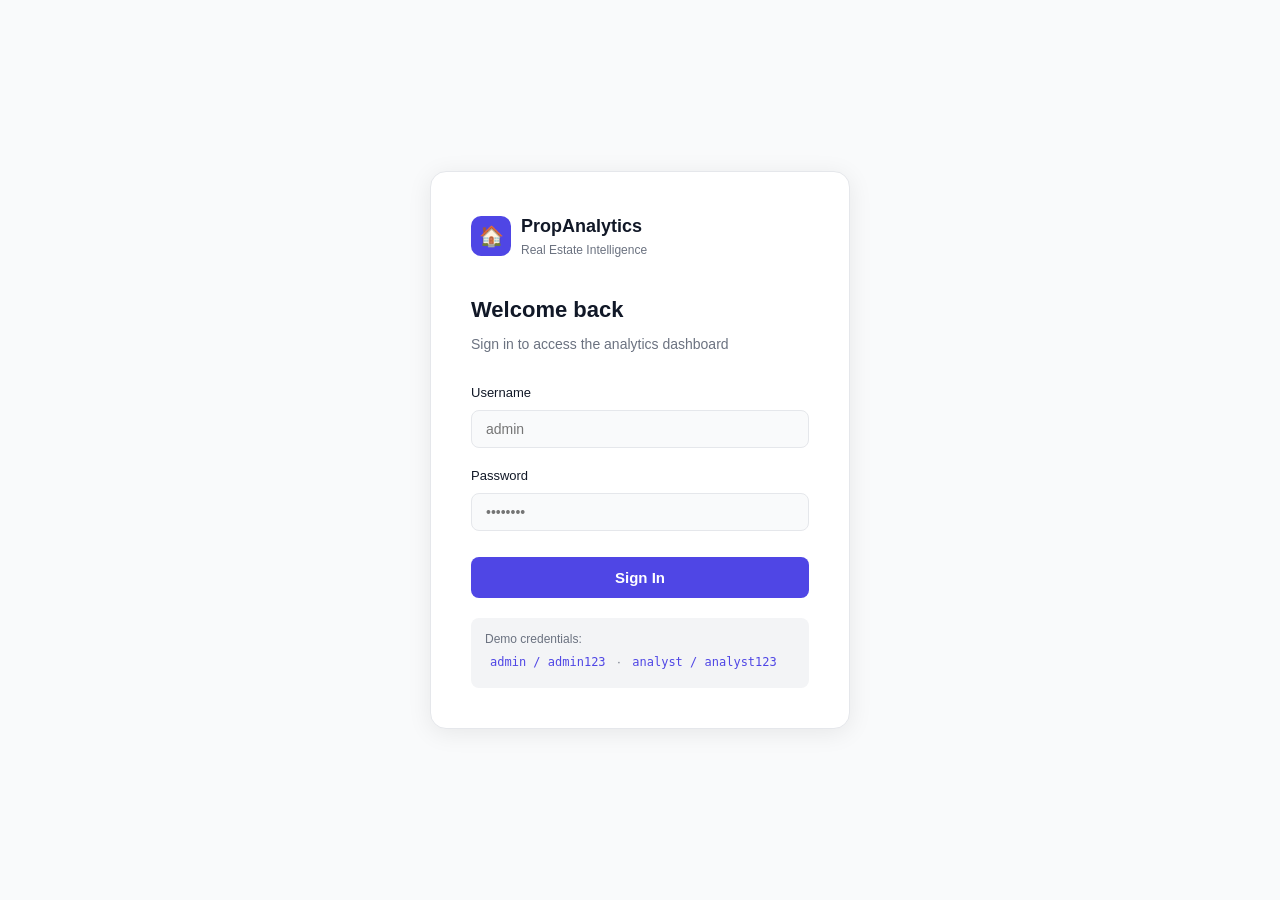
<file: frontend/admin.html>
<!DOCTYPE html>
<html lang="en">

<head>
  <meta charset="UTF-8">
  <meta name="viewport" content="width=device-width, initial-scale=1.0">
  <title>PropAnalytics — Listings</title>
  <meta name="description"
    content="Manage real estate property listings — create, update, filter, and delete listings across Indian cities.">
  <link rel="stylesheet" href="css/style.css">
</head>

<body>
  <div class="app-shell">
    <aside class="sidebar">
      <div class="sidebar-brand">
        <div class="icon">🏠</div>
        <div>
          <div class="name">PropAnalytics</div>
          <div class="sub">Real Estate Intelligence</div>
        </div>
      </div>
      <div class="nav-section">
        <div class="nav-label">Analytics</div>
        <a class="nav-item" href="index.html"><span class="icon">📊</span> Dashboard</a>
        <a class="nav-item active" href="admin.html"><span class="icon">🏘️</span> Listings</a>
        <a class="nav-item" href="agents.html"><span class="icon">👤</span> Agents</a>
        <a class="nav-item" href="transactions.html"><span class="icon">💰</span> Transactions</a>
      </div>
      <div class="sidebar-footer">
        <div class="user-avatar" id="navAvatar">A</div>
        <div>
          <div class="user-name" id="navUsername">—</div>
          <div class="user-role" id="navRole">—</div>
        </div>
        <button class="logout-btn" onclick="logout()" title="Logout">⇥</button>
      </div>
    </aside>

    <div class="main-content">
      <div class="topbar">
        <div class="topbar-title">Listings Management</div>
        <div class="topbar-right">
          <button class="btn btn-primary" onclick="openCreateModal()">+ New Listing</button>
        </div>
      </div>

      <div class="page-body">

        <!-- Filters -->
        <div class="filters-bar">
          <div class="filter-group">
            <span class="filter-label">City</span>
            <select id="fCity" onchange="applyFilters()">
              <option value="">All</option>
            </select>
          </div>
          <div class="filter-group">
            <span class="filter-label">Type</span>
            <select id="fType" onchange="applyFilters()">
              <option value="">All Types</option>
              <option>Residential Apartment</option>
              <option>Independent/Builder Floor</option>
              <option>Independent House/Villa</option>
              <option>Residential Land</option>
              <option>Studio Apartment</option>
            </select>
          </div>
          <div class="filter-group">
            <span class="filter-label">Transact</span>
            <select id="fTransact" onchange="applyFilters()">
              <option value="">All</option>
              <option value="1">Buy/Sell</option>
              <option value="2">Rent</option>
            </select>
          </div>
          <div class="filter-group">
            <span class="filter-label">BHK</span>
            <select id="fBedrooms" onchange="applyFilters()">
              <option value="">Any</option>
              <option>1</option>
              <option>2</option>
              <option>3</option>
              <option>4</option>
              <option>5</option>
            </select>
          </div>
          <div class="filter-group">
            <span class="filter-label">Min ₹</span>
            <input type="number" id="fMinPrice" placeholder="0" style="width:110px" oninput="debounceFilter()">
          </div>
          <div class="filter-group">
            <span class="filter-label">Max ₹</span>
            <input type="number" id="fMaxPrice" placeholder="∞" style="width:110px" oninput="debounceFilter()">
          </div>
          <div class="filter-group">
            <input type="text" id="fSearch" placeholder="Search name / description…" style="width:220px"
              oninput="debounceFilter()">
          </div>
          <button class="btn btn-secondary btn-sm" onclick="clearFilters()">Clear</button>
        </div>

        <!-- Table -->
        <div class="chart-card">
          <div style="display:flex;align-items:center;justify-content:space-between;margin-bottom:14px">
            <span id="resultCount" style="font-size:13px;color:var(--muted)">Loading…</span>
          </div>
          <div class="table-wrapper">
            <table>
              <thead>
                <tr>
                  <th>ID</th>
                  <th>Property</th>
                  <th>City / Locality</th>
                  <th>Type</th>
                  <th>BHK</th>
                  <th>Area sqft</th>
                  <th>Price</th>
                  <th>₹/sqft</th>
                  <th>Listed</th>
                  <th>Status</th>
                  <th>Actions</th>
                </tr>
              </thead>
              <tbody id="listingsBody">
                <tr>
                  <td colspan="11">
                    <div class="empty-state">
                      <div class="icon">⌛</div>Loading…
                    </div>
                  </td>
                </tr>
              </tbody>
            </table>
          </div>
          <div class="pagination" id="paginationRow"></div>
        </div>

      </div>
    </div>
  </div>

  <!-- Create / Edit Modal -->
  <div class="modal-overlay hidden" id="listingModal">
    <div class="modal">
      <div class="modal-title" id="modalTitle">New Listing</div>
      <div class="form-row">
        <div class="form-group-modal">
          <label>Prop ID *</label>
          <input type="text" id="mPropId" placeholder="e.g. PROP_001">
        </div>
        <div class="form-group-modal">
          <label>City *</label>
          <select id="mCity" onchange="loadModalLocalities()"></select>
        </div>
      </div>
      <div class="form-row">
        <div class="form-group-modal">
          <label>Locality</label>
          <select id="mLocality">
            <option value="">— Select —</option>
          </select>
        </div>
        <div class="form-group-modal">
          <label>Property Type</label>
          <select id="mPropType">
            <option>Residential Apartment</option>
            <option>Independent/Builder Floor</option>
            <option>Independent House/Villa</option>
            <option>Residential Land</option>
            <option>Studio Apartment</option>
          </select>
        </div>
      </div>
      <div class="form-row">
        <div class="form-group-modal">
          <label>Transaction Type</label>
          <select id="mTransact">
            <option value="1">Buy / Sell</option>
            <option value="2">Rent</option>
          </select>
        </div>
        <div class="form-group-modal">
          <label>Furnishing</label>
          <select id="mFurnish">
            <option value="1">Furnished</option>
            <option value="2">Semi-Furnished</option>
            <option value="4">Unfurnished</option>
            <option value="0">Unknown</option>
          </select>
        </div>
      </div>
      <div class="form-row">
        <div class="form-group-modal">
          <label>Bedrooms</label>
          <input type="number" id="mBedrooms" min="0" max="10" value="2">
        </div>
        <div class="form-group-modal">
          <label>Bathrooms</label>
          <input type="number" id="mBathrooms" min="0" max="10" value="2">
        </div>
      </div>
      <div class="form-row">
        <div class="form-group-modal">
          <label>Min Area (sqft)</label>
          <input type="number" id="mMinArea" min="0" placeholder="800">
        </div>
        <div class="form-group-modal">
          <label>Max Area (sqft)</label>
          <input type="number" id="mMaxArea" min="0" placeholder="1200">
        </div>
      </div>
      <div class="form-row">
        <div class="form-group-modal">
          <label>Price (₹) *</label>
          <input type="number" id="mPrice" min="0" placeholder="5000000">
        </div>
        <div class="form-group-modal">
          <label>Price / sqft (₹)</label>
          <input type="number" id="mPriceSqft" min="0" placeholder="5000">
        </div>
      </div>
      <div class="form-row">
        <div class="form-group-modal">
          <label>Register Date</label>
          <input type="date" id="mRegDate">
        </div>
        <div class="form-group-modal">
          <label>Verified</label>
          <select id="mVerified">
            <option value="false">No</option>
            <option value="true">Yes</option>
          </select>
        </div>
      </div>
      <div class="form-group-modal" style="margin-bottom:14px">
        <label>Property Name</label>
        <input type="text" id="mPropName" placeholder="e.g. Prestige Lake View">
      </div>
      <div class="form-group-modal" style="margin-bottom:14px">
        <label>Description</label>
        <textarea id="mDesc" placeholder="Brief description…"></textarea>
      </div>
      <div id="modalError" style="display:none;color:var(--red);font-size:13px;margin-bottom:10px"></div>
      <div class="modal-actions">
        <button class="btn btn-secondary" onclick="closeModal()">Cancel</button>
        <button class="btn btn-primary" onclick="submitListing()" id="modalSubmitBtn">Save Listing</button>
      </div>
    </div>
  </div>

  <script src="js/api.js"></script>
  <script>
    let currentPage = 1;
    let editingId = null;
    let debounceTimer = null;
    let citiesData = [];

    async function init() {
      if (!requireAuth()) return;
      const user = await API.me().catch(() => null);
      if (user) {
        document.getElementById('navUsername').textContent = user.username;
        document.getElementById('navRole').textContent = user.role;
        document.getElementById('navAvatar').textContent = user.username[0].toUpperCase();
      }
      citiesData = await API.getCities().catch(() => []);
      const fCity = document.getElementById('fCity');
      const mCity = document.getElementById('mCity');
      citiesData.forEach(c => {
        fCity.innerHTML += `<option value="${c.city_id}">${c.city_name}</option>`;
        mCity.innerHTML += `<option value="${c.city_id}" data-name="${c.city_name}">${c.city_name}</option>`;
      });
      loadListings();
    }

    function debounceFilter() {
      clearTimeout(debounceTimer);
      debounceTimer = setTimeout(applyFilters, 400);
    }
    function applyFilters() { currentPage = 1; loadListings(); }
    function clearFilters() {
      ['fCity', 'fType', 'fTransact', 'fBedrooms'].forEach(id => document.getElementById(id).value = '');
      ['fMinPrice', 'fMaxPrice', 'fSearch'].forEach(id => document.getElementById(id).value = '');
      applyFilters();
    }

    async function loadListings() {
      const params = {
        page: currentPage, size: 15,
        city_id: document.getElementById('fCity').value || undefined,
        property_type: document.getElementById('fType').value || undefined,
        transact_type: document.getElementById('fTransact').value || undefined,
        bedroom_num: document.getElementById('fBedrooms').value || undefined,
        min_price: document.getElementById('fMinPrice').value || undefined,
        max_price: document.getElementById('fMaxPrice').value || undefined,
        search: document.getElementById('fSearch').value || undefined,
      };
      Object.keys(params).forEach(k => params[k] === undefined && delete params[k]);

      const tbody = document.getElementById('listingsBody');
      tbody.innerHTML = '<tr><td colspan="11"><div class="empty-state">Loading…</div></td></tr>';

      const res = await API.getListings(params).catch(e => { alert(e.message); return null; });
      if (!res) return;

      document.getElementById('resultCount').textContent =
        `${res.total.toLocaleString()} listings found (page ${res.page} of ${res.pages || 1})`;

      if (!res.items.length) {
        tbody.innerHTML = '<tr><td colspan="11"><div class="empty-state"><div class="icon">🔍</div>No listings match your filters.</div></td></tr>';
        renderPagination(res);
        return;
      }

      tbody.innerHTML = res.items.map(l => `
    <tr>
      <td><code>${l.listing_id}</code></td>
      <td style="max-width:200px">
        <div style="font-weight:500;overflow:hidden;text-overflow:ellipsis;white-space:nowrap">${l.prop_name || l.prop_id}</div>
        <div style="font-size:11px;color:var(--muted)">${l.prop_id}</div>
      </td>
      <td>
        <div style="font-weight:500">${l.city_name || '—'}</div>
        <div style="font-size:11px;color:var(--muted)">${l.locality_name || '—'}</div>
      </td>
      <td style="font-size:12px">${l.property_type || '—'}</td>
      <td>${l.bedroom_num != null ? l.bedroom_num + ' BHK' : '—'}</td>
      <td>${l.min_area_sqft ? Fmt.number(l.min_area_sqft, 0) : '—'}</td>
      <td style="font-weight:600">${Fmt.price(l.price_inr)}</td>
      <td style="font-size:12px">${l.price_sqft ? '₹' + Fmt.number(l.price_sqft, 0) : '—'}</td>
      <td style="font-size:12px">${Fmt.date(l.register_date)}</td>
      <td>
        <span class="badge ${l.transact_type === 2 ? 'tag-rent' : 'tag-sale'}">
          ${Fmt.transact(l.transact_type)}
        </span>
      </td>
      <td>
        <button class="btn btn-secondary btn-sm" onclick="openEditModal(${l.listing_id})">Edit</button>
        <button class="btn btn-danger btn-sm" onclick="confirmDelete(${l.listing_id}, '${l.prop_id}')">Del</button>
      </td>
    </tr>
  `).join('');

      renderPagination(res);
    }

    function renderPagination(res) {
      const row = document.getElementById('paginationRow');
      if (res.pages <= 1) { row.innerHTML = ''; return; }
      let html = `<button onclick="goPage(${currentPage - 1})" ${currentPage <= 1 ? 'disabled' : ''}>‹</button>`;
      const start = Math.max(1, currentPage - 2);
      const end = Math.min(res.pages, currentPage + 2);
      for (let p = start; p <= end; p++) {
        html += `<button class="${p === currentPage ? 'active' : ''}" onclick="goPage(${p})">${p}</button>`;
      }
      html += `<button onclick="goPage(${currentPage + 1})" ${currentPage >= res.pages ? 'disabled' : ''}>›</button>`;
      html += `<span class="pagination-info">${res.total.toLocaleString()} total</span>`;
      row.innerHTML = html;
    }
    function goPage(p) { currentPage = p; loadListings(); }

    // ── Modal ─────────────────────────────────────────────────────────────────────
    async function loadModalLocalities() {
      const cityId = document.getElementById('mCity').value;
      const sel = document.getElementById('mLocality');
      sel.innerHTML = '<option value="">— Select —</option>';
      if (!cityId) return;
      const locs = await API.getLocalities(cityId).catch(() => []);
      locs.forEach(l => {
        sel.innerHTML += `<option value="${l.locality_id}">${l.locality_name}</option>`;
      });
    }

    function openCreateModal() {
      editingId = null;
      document.getElementById('modalTitle').textContent = 'New Listing';
      document.getElementById('mPropId').value = '';
      document.getElementById('mPropId').disabled = false;
      ['mPropName', 'mDesc', 'mMinArea', 'mMaxArea', 'mPrice', 'mPriceSqft', 'mRegDate'].forEach(id =>
        document.getElementById(id).value = '');
      document.getElementById('mBedrooms').value = '2';
      document.getElementById('mBathrooms').value = '2';
      document.getElementById('mTransact').value = '1';
      document.getElementById('mFurnish').value = '4';
      document.getElementById('mVerified').value = 'false';
      document.getElementById('modalError').style.display = 'none';
      document.getElementById('listingModal').classList.remove('hidden');
    }

    async function openEditModal(id) {
      editingId = id;
      document.getElementById('modalTitle').textContent = 'Edit Listing #' + id;
      const l = await API.getListing(id).catch(e => { alert(e.message); return null; });
      if (!l) return;
      document.getElementById('mPropId').value = l.prop_id;
      document.getElementById('mPropId').disabled = true;
      document.getElementById('mPropName').value = l.prop_name || '';
      document.getElementById('mDesc').value = l.description || '';
      document.getElementById('mTransact').value = l.transact_type || 1;
      document.getElementById('mFurnish').value = l.furnish_id || 0;
      document.getElementById('mBedrooms').value = l.bedroom_num || '';
      document.getElementById('mBathrooms').value = l.bathroom_num || '';
      document.getElementById('mMinArea').value = l.min_area_sqft || '';
      document.getElementById('mMaxArea').value = l.max_area_sqft || '';
      document.getElementById('mPrice').value = l.price_inr || '';
      document.getElementById('mPriceSqft').value = l.price_sqft || '';
      document.getElementById('mRegDate').value = l.register_date || '';
      document.getElementById('mVerified').value = l.verified ? 'true' : 'false';
      // Set city
      const mCity = document.getElementById('mCity');
      for (let opt of mCity.options) if (parseInt(opt.value) === l.city_id) { opt.selected = true; break; }
      await loadModalLocalities();
      const mLoc = document.getElementById('mLocality');
      for (let opt of mLoc.options) if (parseInt(opt.value) === l.locality_id) { opt.selected = true; break; }
      document.getElementById('modalError').style.display = 'none';
      document.getElementById('listingModal').classList.remove('hidden');
    }

    function closeModal() {
      document.getElementById('listingModal').classList.add('hidden');
      editingId = null;
    }

    async function submitListing() {
      const errEl = document.getElementById('modalError');
      errEl.style.display = 'none';
      const btn = document.getElementById('modalSubmitBtn');
      btn.disabled = true; btn.textContent = 'Saving…';

      const payload = {
        property_type: document.getElementById('mPropType').value,
        transact_type: parseInt(document.getElementById('mTransact').value),
        furnish_id: parseInt(document.getElementById('mFurnish').value),
        bedroom_num: parseInt(document.getElementById('mBedrooms').value) || null,
        bathroom_num: parseInt(document.getElementById('mBathrooms').value) || null,
        min_area_sqft: parseFloat(document.getElementById('mMinArea').value) || null,
        max_area_sqft: parseFloat(document.getElementById('mMaxArea').value) || null,
        price_inr: parseFloat(document.getElementById('mPrice').value),
        price_sqft: parseFloat(document.getElementById('mPriceSqft').value) || null,
        prop_name: document.getElementById('mPropName').value || null,
        description: document.getElementById('mDesc').value || null,
        register_date: document.getElementById('mRegDate').value || null,
        verified: document.getElementById('mVerified').value === 'true',
        city_id: parseInt(document.getElementById('mCity').value),
        locality_id: parseInt(document.getElementById('mLocality').value) || null,
      };

      if (!payload.city_id) { showErr('City is required.'); btn.disabled = false; btn.textContent = 'Save Listing'; return; }
      if (!payload.price_inr) { showErr('Price is required.'); btn.disabled = false; btn.textContent = 'Save Listing'; return; }

      try {
        if (editingId) {
          await API.updateListing(editingId, payload);
        } else {
          payload.prop_id = document.getElementById('mPropId').value.trim();
          if (!payload.prop_id) { showErr('Prop ID is required.'); btn.disabled = false; btn.textContent = 'Save Listing'; return; }
          await API.createListing(payload);
        }
        closeModal();
        loadListings();
      } catch (e) {
        showErr(e.message);
      }
      btn.disabled = false; btn.textContent = 'Save Listing';
    }

    function showErr(msg) {
      const el = document.getElementById('modalError');
      el.textContent = msg; el.style.display = 'block';
    }

    async function confirmDelete(id, propId) {
      if (!confirm(`Delete listing "${propId}" (ID ${id})?\nThis will mark it as inactive.`)) return;
      await API.deleteListing(id).catch(e => alert(e.message));
      loadListings();
    }

    function logout() { localStorage.removeItem('re_token'); window.location.href = 'login.html'; }
    window.addEventListener('DOMContentLoaded', init);
  </script>
</body>

</html>
</file>
<file: frontend/css/style.css>
/* ──────────────────────────────────────────────
   PropAnalytics — Global Design System
   ────────────────────────────────────────────── */

:root {
  --accent:   #4F46E5;
  --accent2:  #7C3AED;
  --green:    #059669;
  --red:      #DC2626;
  --amber:    #D97706;
  --blue:     #2563EB;

  --bg:       #F9FAFB;
  --surface:  #FFFFFF;
  --surface2: #F3F4F6;
  --border:   #E5E7EB;
  --border2:  #D1D5DB;
  --text:     #111827;
  --muted:    #6B7280;
  --muted2:   #9CA3AF;

  --radius:   10px;
  --shadow:   0 1px 4px rgba(0,0,0,0.06);
  --shadow-md:0 4px 16px rgba(0,0,0,0.08);
}

@media (prefers-color-scheme: dark) {
  :root {
    --bg:      #0F172A;
    --surface: #1E293B;
    --surface2:#263348;
    --border:  #334155;
    --border2: #475569;
    --text:    #F1F5F9;
    --muted:   #94A3B8;
    --muted2:  #64748B;
  }
}

*, *::before, *::after { box-sizing: border-box; margin: 0; padding: 0; }

body {
  font-family: -apple-system, BlinkMacSystemFont, 'Segoe UI', Roboto, sans-serif;
  background: var(--bg);
  color: var(--text);
  font-size: 14px;
  line-height: 1.6;
}

/* ── Layout ── */
.app-shell { display: flex; min-height: 100vh; }

.sidebar {
  width: 220px; flex-shrink: 0;
  background: var(--surface);
  border-right: 1px solid var(--border);
  display: flex; flex-direction: column;
  padding: 0; position: sticky; top: 0; height: 100vh;
}

.sidebar-brand {
  display: flex; align-items: center; gap: 10px;
  padding: 20px 18px; border-bottom: 1px solid var(--border);
}
.sidebar-brand .icon {
  width: 34px; height: 34px; background: var(--accent);
  border-radius: 8px; display: flex; align-items: center;
  justify-content: center; color: #fff; font-size: 16px; flex-shrink: 0;
}
.sidebar-brand .name  { font-size: 15px; font-weight: 600; color: var(--text); }
.sidebar-brand .sub   { font-size: 11px; color: var(--muted); }

.nav-section { padding: 12px 10px 6px; }
.nav-label { font-size: 10px; font-weight: 600; text-transform: uppercase;
  letter-spacing: .08em; color: var(--muted2); padding: 0 8px 6px; }
.nav-item {
  display: flex; align-items: center; gap: 8px;
  padding: 8px 10px; border-radius: 8px; cursor: pointer;
  color: var(--muted); font-size: 13px; font-weight: 500;
  text-decoration: none; transition: all .15s;
}
.nav-item:hover { background: var(--surface2); color: var(--text); }
.nav-item.active { background: #EEF2FF; color: var(--accent); }
@media (prefers-color-scheme: dark) {
  .nav-item.active { background: #1e2a4a; color: #818CF8; }
}
.nav-item .icon { font-size: 16px; width: 20px; text-align: center; }

.sidebar-footer {
  margin-top: auto; padding: 14px 18px;
  border-top: 1px solid var(--border);
  display: flex; align-items: center; gap: 10px;
}
.user-avatar {
  width: 32px; height: 32px; border-radius: 50%;
  background: var(--accent); color: #fff;
  display: flex; align-items: center; justify-content: center;
  font-size: 13px; font-weight: 600; flex-shrink: 0;
}
.user-name  { font-size: 13px; font-weight: 500; color: var(--text); }
.user-role  { font-size: 11px; color: var(--muted); }
.logout-btn {
  margin-left: auto; background: none; border: none; cursor: pointer;
  color: var(--muted); font-size: 16px; padding: 4px;
}
.logout-btn:hover { color: var(--red); }

.main-content { flex: 1; overflow-x: hidden; }

.topbar {
  background: var(--surface); border-bottom: 1px solid var(--border);
  padding: 16px 28px; display: flex; align-items: center; justify-content: space-between;
  position: sticky; top: 0; z-index: 10;
}
.topbar-title  { font-size: 18px; font-weight: 600; color: var(--text); }
.topbar-right  { display: flex; align-items: center; gap: 12px; }

.page-body { padding: 24px 28px; }

/* ── KPI Cards ── */
.kpi-grid { display: grid; grid-template-columns: repeat(4, 1fr); gap: 16px; margin-bottom: 24px; }
@media (max-width: 1100px) { .kpi-grid { grid-template-columns: repeat(2, 1fr); } }

.kpi-card {
  background: var(--surface); border: 1px solid var(--border);
  border-radius: var(--radius); padding: 18px 20px;
}
.kpi-label   { font-size: 12px; color: var(--muted); font-weight: 500; margin-bottom: 6px; }
.kpi-value   { font-size: 26px; font-weight: 700; color: var(--text); line-height: 1; }
.kpi-sub     { font-size: 12px; color: var(--muted); margin-top: 4px; }
.kpi-badge   { display: inline-block; font-size: 11px; font-weight: 500; padding: 2px 7px;
  border-radius: 12px; margin-top: 6px; }
.badge-green { background:#D1FAE5; color:#065F46; }
.badge-blue  { background:#DBEAFE; color:#1E40AF; }
.badge-purple{ background:#EDE9FE; color:#5B21B6; }
.badge-amber { background:#FEF3C7; color:#92400E; }
@media (prefers-color-scheme: dark) {
  .badge-green  { background:#064E3B; color:#6EE7B7; }
  .badge-blue   { background:#1E3A8A; color:#93C5FD; }
  .badge-purple { background:#3B0764; color:#C4B5FD; }
  .badge-amber  { background:#78350F; color:#FCD34D; }
}

/* ── Chart Grid ── */
.chart-grid-2 { display: grid; grid-template-columns: 1fr 1fr; gap: 18px; margin-bottom: 18px; }
.chart-grid-3 { display: grid; grid-template-columns: 2fr 1fr; gap: 18px; margin-bottom: 18px; }
@media (max-width: 1000px) {
  .chart-grid-2, .chart-grid-3 { grid-template-columns: 1fr; }
}

.chart-card {
  background: var(--surface); border: 1px solid var(--border);
  border-radius: var(--radius); padding: 20px;
}
.chart-card.full { grid-column: 1 / -1; }
.chart-header    { display: flex; align-items: flex-start; justify-content: space-between; margin-bottom: 16px; }
.chart-title     { font-size: 14px; font-weight: 600; color: var(--text); }
.chart-sub       { font-size: 12px; color: var(--muted); margin-top: 2px; }

/* ── Filters Bar ── */
.filters-bar {
  background: var(--surface); border: 1px solid var(--border);
  border-radius: var(--radius); padding: 14px 18px;
  display: flex; align-items: center; flex-wrap: wrap; gap: 12px;
  margin-bottom: 20px;
}
.filter-group { display: flex; align-items: center; gap: 8px; }
.filter-label { font-size: 12px; color: var(--muted); font-weight: 500; }

select, input[type=date], input[type=text], input[type=number] {
  padding: 7px 10px; border: 1.5px solid var(--border);
  border-radius: 7px; font-size: 13px; background: var(--bg);
  color: var(--text); cursor: pointer; transition: border-color .15s;
}
select:focus, input:focus { outline: none; border-color: var(--accent); }

.btn {
  padding: 7px 14px; border-radius: 7px; font-size: 13px;
  font-weight: 500; cursor: pointer; border: none; transition: all .15s;
}
.btn-primary  { background: var(--accent); color: #fff; }
.btn-primary:hover  { opacity: .9; }
.btn-secondary{ background: var(--surface2); color: var(--text); border: 1px solid var(--border); }
.btn-secondary:hover{ background: var(--border); }
.btn-danger   { background: #FEE2E2; color: var(--red); border: 1px solid #FECACA; }
.btn-danger:hover { background: #FECACA; }
.btn-sm       { padding: 4px 10px; font-size: 12px; }
.btn-icon     { padding: 6px; }

/* Refresh indicator */
.refresh-row { display: flex; align-items: center; gap: 10px; }
.last-updated { font-size: 12px; color: var(--muted); }
.refreshing { animation: spin 1s linear infinite; display: inline-block; }
@keyframes spin { to { transform: rotate(360deg); } }

/* ── Table ── */
.table-wrapper { overflow-x: auto; }
table { width: 100%; border-collapse: collapse; font-size: 13px; }
thead th {
  text-align: left; padding: 10px 12px; background: var(--surface2);
  color: var(--muted); font-weight: 600; font-size: 11px;
  text-transform: uppercase; letter-spacing: .05em;
  border-bottom: 1px solid var(--border);
}
tbody tr { border-bottom: 1px solid var(--border); transition: background .1s; }
tbody tr:hover { background: var(--surface2); }
tbody td { padding: 10px 12px; color: var(--text); }
.badge {
  display: inline-block; padding: 2px 8px; border-radius: 10px;
  font-size: 11px; font-weight: 500;
}

/* ── Modal ── */
.modal-overlay {
  position: fixed; inset: 0; background: rgba(0,0,0,0.5);
  display: flex; align-items: center; justify-content: center;
  z-index: 1000; padding: 20px;
}
.modal-overlay.hidden { display: none; }
.modal {
  background: var(--surface); border-radius: 14px;
  padding: 28px; width: 100%; max-width: 560px;
  max-height: 90vh; overflow-y: auto;
  box-shadow: var(--shadow-md);
}
.modal-title  { font-size: 17px; font-weight: 600; color: var(--text); margin-bottom: 20px; }
.form-row { display: grid; grid-template-columns: 1fr 1fr; gap: 14px; margin-bottom: 14px; }
.form-group-modal { display: flex; flex-direction: column; gap: 5px; }
.form-group-modal label { font-size: 12px; font-weight: 500; color: var(--muted); }
.form-group-modal input,
.form-group-modal select,
.form-group-modal textarea {
  padding: 8px 10px; border: 1.5px solid var(--border); border-radius: 7px;
  font-size: 13px; background: var(--bg); color: var(--text);
}
.form-group-modal textarea { resize: vertical; min-height: 70px; }
.modal-actions { display: flex; gap: 10px; justify-content: flex-end; margin-top: 20px; }

/* ── Pagination ── */
.pagination { display: flex; align-items: center; gap: 8px; padding: 14px 0; }
.pagination button { padding: 5px 11px; border: 1px solid var(--border);
  border-radius: 6px; background: var(--surface); color: var(--text);
  cursor: pointer; font-size: 13px; }
.pagination button:hover { background: var(--surface2); }
.pagination button:disabled { opacity: .4; cursor: not-allowed; }
.pagination button.active { background: var(--accent); color: #fff; border-color: var(--accent); }
.pagination-info { font-size: 12px; color: var(--muted); margin-left: auto; }

/* ── Misc ── */
.divider { border: none; border-top: 1px solid var(--border); margin: 20px 0; }
.tag-rent { background:#DBEAFE; color:#1E40AF; }
.tag-sale { background:#D1FAE5; color:#065F46; }
.tag-completed { background:#D1FAE5; color:#065F46; }
.tag-pending   { background:#FEF3C7; color:#92400E; }
.tag-cancelled { background:#FEE2E2; color:#B91C1C; }
@media (prefers-color-scheme: dark) {
  .tag-rent { background:#1E3A8A; color:#93C5FD; }
  .tag-sale { background:#064E3B; color:#6EE7B7; }
  .tag-completed { background:#064E3B; color:#6EE7B7; }
  .tag-pending   { background:#78350F; color:#FCD34D; }
  .tag-cancelled { background:#7F1D1D; color:#FCA5A5; }
}
.empty-state { text-align: center; padding: 48px 20px; color: var(--muted); }
.empty-state .icon { font-size: 40px; margin-bottom: 12px; }
.skeleton { background: var(--surface2); border-radius: 4px; animation: shimmer 1.5s infinite; }
@keyframes shimmer {
  0%   { opacity: 1; }
  50%  { opacity: .5; }
  100% { opacity: 1; }
}

code { font-family: 'SF Mono', 'Fira Code', monospace; font-size: 12px;
  background: var(--surface2); padding: 1px 5px; border-radius: 4px; }
</file>
